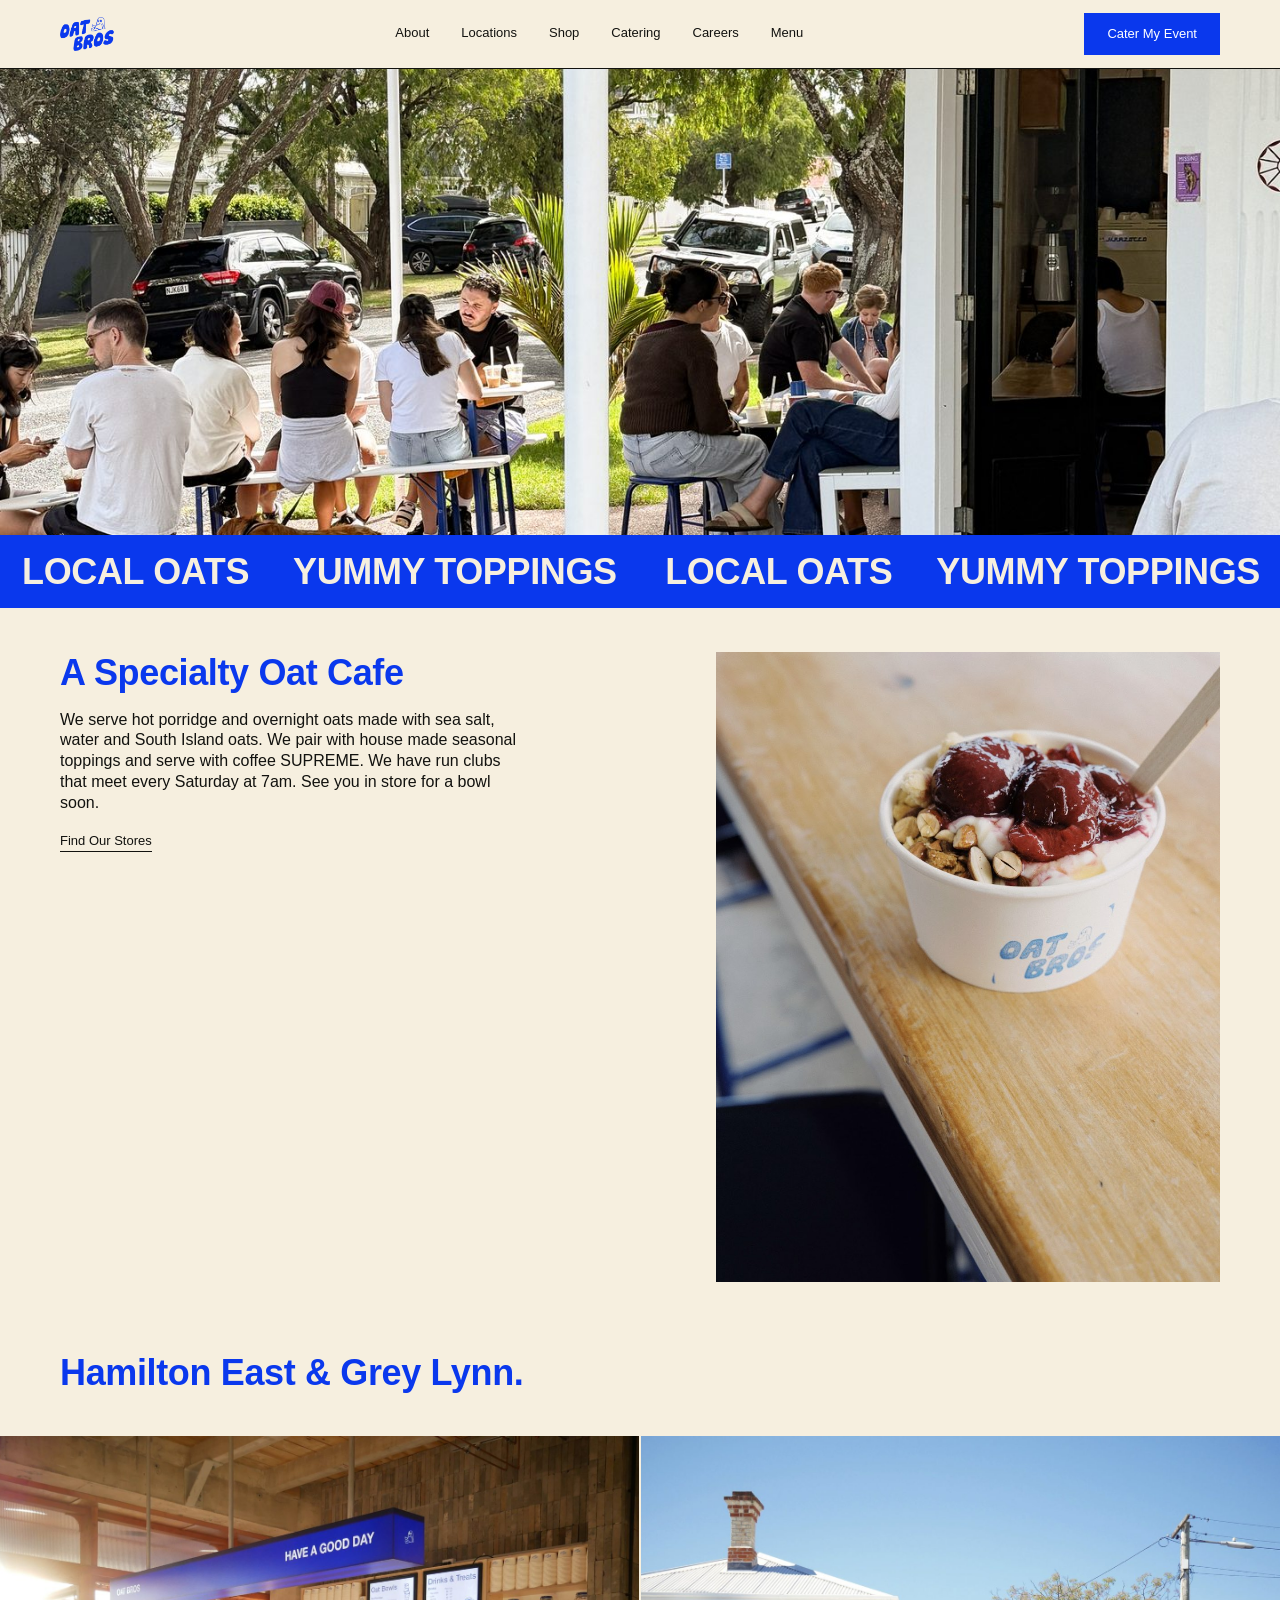
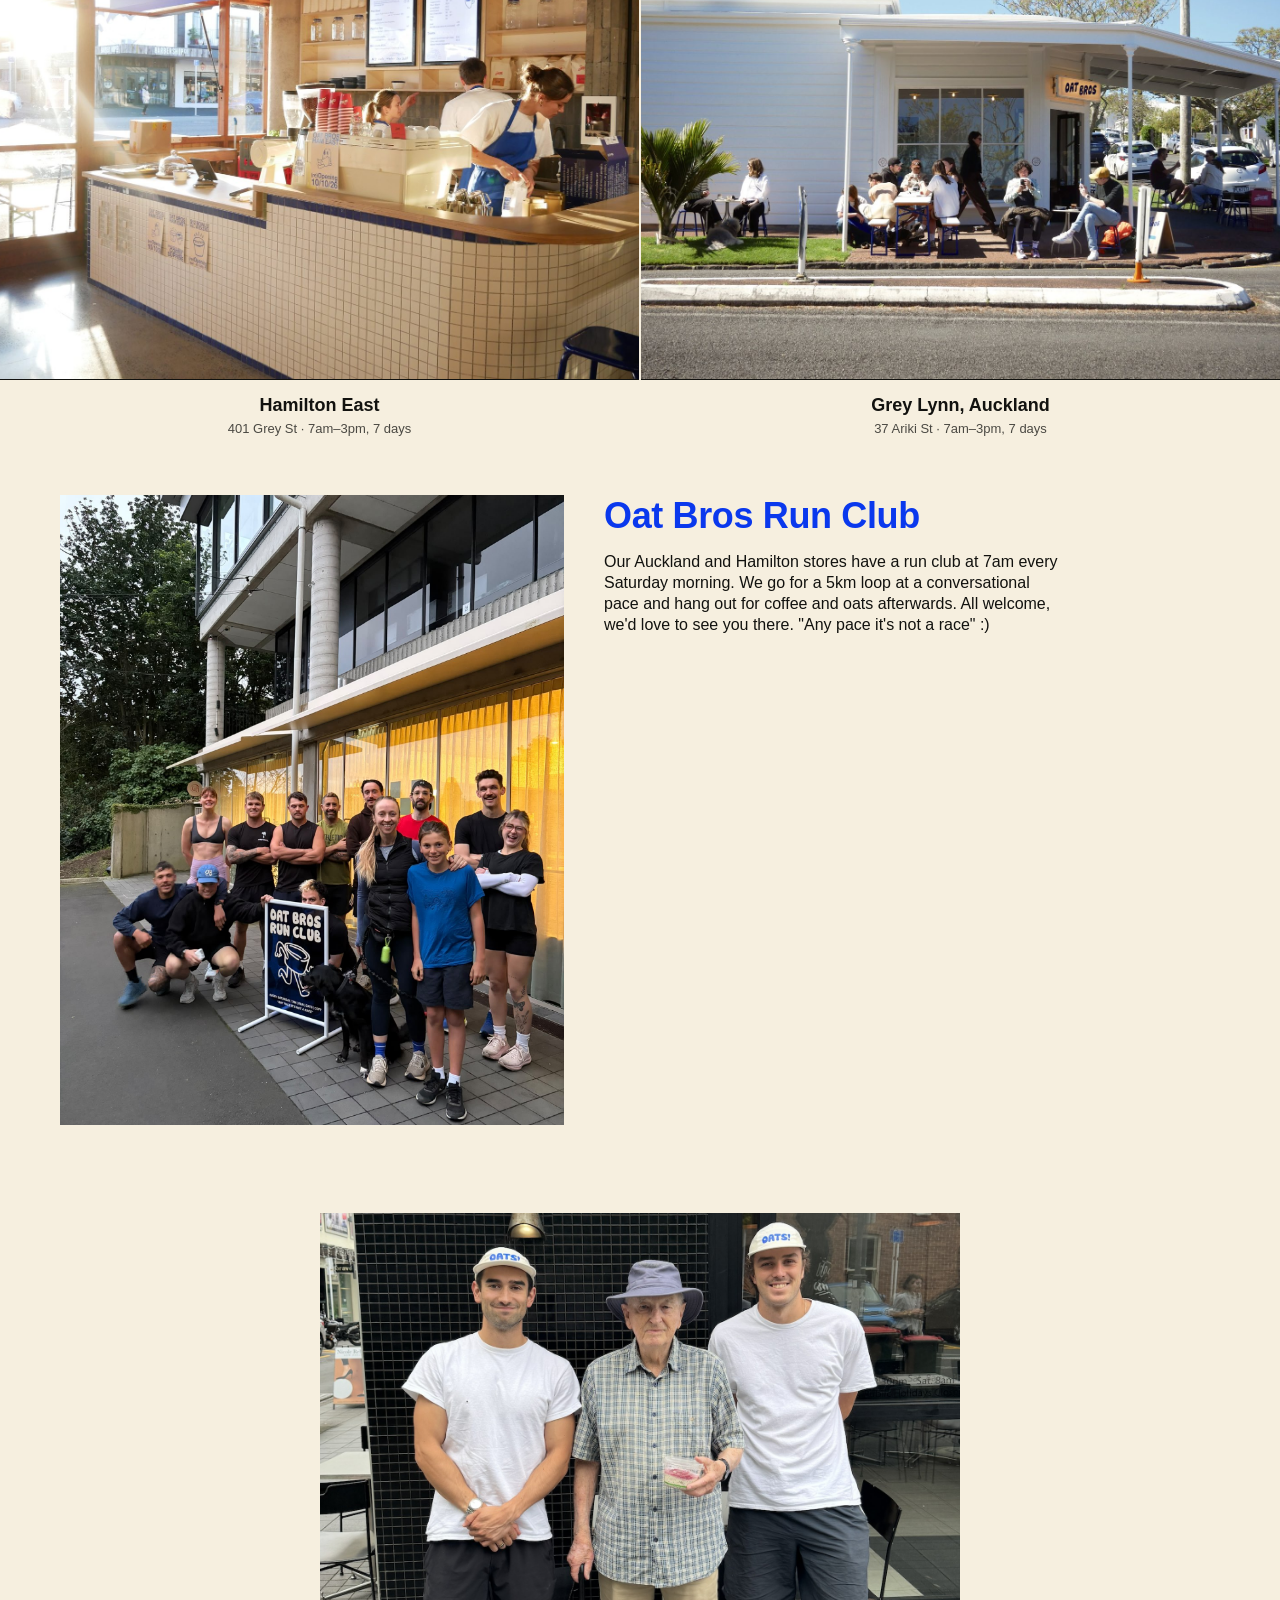
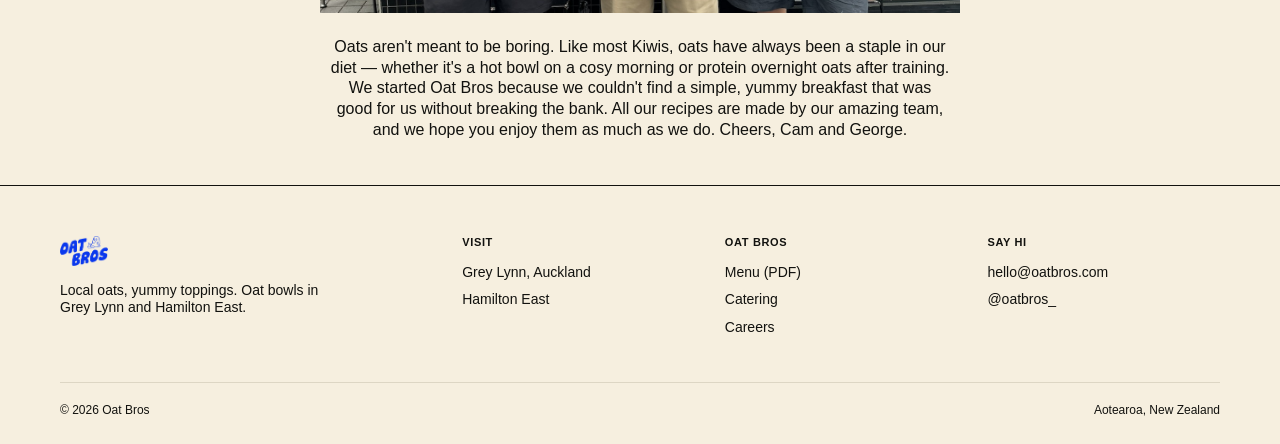
<file: index.html>
<!DOCTYPE html>
<!-- trigger deploy -->
<html lang="en">
<head>
<meta charset="UTF-8">
<meta name="viewport" content="width=device-width, initial-scale=1.0">
<title>Oat Bros — Local Oats. Yummy Toppings.</title>
<link rel="icon" href="/favicon.ico" sizes="any">
<link rel="icon" type="image/png" sizes="96x96" href="/favicon-96.png">
<link rel="apple-touch-icon" href="/apple-touch-icon.png">
<meta name="theme-color" content="#0a38ed">
<meta name="description" content="Hot and cold oat bowls and breakfast catering from Oat Bros — Grey Lynn and Hamilton East.">
<link rel="stylesheet" href="styles.css">
</head>
<body>

<header class="site-header">
  <div class="wrap">
    <a href="#top" class="logo"><img src="/oat-bros-logo.png" alt="Oat Bros"></a>
    <nav class="nav">
      <a href="#about">About</a>
      <a href="#locations">Locations</a>
      <a href="shop.html">Shop</a>
      <a href="catering.html">Catering</a>
      <a href="careers.html">Careers</a>
      <a href="/oat-bros-menu.pdf" target="_blank" rel="noopener">Menu</a>
    </nav>
    <div class="header-cta">
      <a href="catering.html" class="btn btn-solid">Cater My Event</a>
      <button class="nav-toggle" type="button" aria-label="Toggle menu" aria-expanded="false">Menu</button>
    </div>
  </div>
</header>

<div id="top"></div>

<!-- Store photo, full bleed -->
<div class="full-bleed">
  <div class="photo-block hero-photo"><img src="/oat-bros-storefront.jpg" alt="Oat Bros storefront from outside"></div>
</div>

<!-- Scrolling marquee -->
<div class="marquee">
  <div class="marquee-track">
    <span>LOCAL OATS</span><span>YUMMY TOPPINGS</span>
    <span>LOCAL OATS</span><span>YUMMY TOPPINGS</span>
    <span>LOCAL OATS</span><span>YUMMY TOPPINGS</span>
    <span>LOCAL OATS</span><span>YUMMY TOPPINGS</span>
  </div>
</div>

<!-- About, inset image on the right -->
<section id="about">
  <div class="wrap inset-row img-right">
    <div>
      <h2 class="section-title" style="color:var(--blue);">A Specialty Oat Cafe</h2>
      <p>We serve hot porridge and overnight oats made with sea salt, water and South Island oats. We pair with house made seasonal toppings and serve with coffee SUPREME. We have run clubs that meet every Saturday at 7am. See you in store for a bowl soon.</p>
      <a href="#locations" class="link-arrow">Find Our Stores</a>
    </div>
    <div class="inset-photo"><img src="/oat-bros-bowl-2.jpg" alt="Oat Bros bowl, loaded with toppings"></div>
  </div>
</section>

<!-- Locations, two square full-bleed images -->
<section id="locations" class="section-tight">
  <div class="wrap">
    <h2 class="section-title">Hamilton East & Grey Lynn.</h2>
  </div>
</section>

<div class="full-bleed">
  <div class="location-square-grid">
    <a class="location-block" href="https://maps.google.com/?q=401+Grey+St+Hamilton+East" target="_blank" rel="noopener">
      <div class="photo-block"><img src="/oat-bros-hamilton-east.jpg" alt="Oat Bros, Hamilton East"></div>
      <div class="location-caption">
        <h3>Hamilton East</h3>
        <p>401 Grey St · 7am–3pm, 7 days</p>
      </div>
    </a>
    <a class="location-block" href="https://maps.google.com/?q=37+Ariki+St+Grey+Lynn+Auckland" target="_blank" rel="noopener">
      <div class="photo-block"><img src="/oat-bros-grey-lynn-v2.jpg" alt="Oat Bros, Grey Lynn"></div>
      <div class="location-caption">
        <h3>Grey Lynn, Auckland</h3>
        <p>37 Ariki St · 7am–3pm, 7 days</p>
      </div>
    </a>
  </div>
</div>

<!-- Run Club, inset image on the left -->
<section id="run-club">
  <div class="wrap inset-row img-left">
    <div class="inset-photo"><img src="/oat-bros-run-club.jpg" alt="Oat Bros Run Club group photo"></div>
    <div>
      <h2 class="section-title" style="color:var(--blue);">Oat Bros Run Club</h2>
      <p>Our Auckland and Hamilton stores have a run club at 7am every Saturday morning. We go for a 5km loop at a conversational pace and hang out for coffee and oats afterwards. All welcome, we'd love to see you there. "Any pace it's not a race" :)</p>
    </div>
  </div>
</section>

<!-- Second about / story, centered image + paragraph -->
<section id="story" class="story-center">
  <div class="wrap">
    <div class="inset-photo"><img src="/oat-bros-founders.jpg" alt="Oat Bros founders out in Grey Lynn"></div>
    <p>Oats aren't meant to be boring. Like most Kiwis, oats have always been a staple in our diet — whether it's a hot bowl on a cosy morning or protein overnight oats after training. We started Oat Bros because we couldn't find a simple, yummy breakfast that was good for us without breaking the bank. All our recipes are made by our amazing team, and we hope you enjoy them as much as we do. Cheers, Cam and George.</p>
  </div>
</section>

<footer class="site-footer">
  <div class="wrap">
    <div class="footer-grid">
      <div class="footer-col">
        <a href="#top" class="logo"><img src="/oat-bros-logo.png" alt="Oat Bros"></a>
        <p style="margin-top:16px; max-width:260px; color:var(--ink-soft);">Local oats, yummy toppings. Oat bowls in Grey Lynn and Hamilton East.</p>
      </div>
      <div class="footer-col">
        <h5>Visit</h5>
        <a href="#locations">Grey Lynn, Auckland</a>
        <a href="#locations">Hamilton East</a>
      </div>
      <div class="footer-col">
        <h5>Oat Bros</h5>
        <a href="/oat-bros-menu.pdf" target="_blank" rel="noopener">Menu (PDF)</a>
        <a href="catering.html">Catering</a>
        <a href="careers.html">Careers</a>
      </div>
      <div class="footer-col">
        <h5>Say Hi</h5>
        <a href="mailto:hello@oatbros.com">hello@oatbros.com</a>
        <a href="https://instagram.com/oatbros_" target="_blank" rel="noopener">@oatbros_</a>
      </div>
    </div>
    <div class="footer-bottom">
      <span>© 2026 Oat Bros</span>
      <span>Aotearoa, New Zealand</span>
    </div>
  </div>
</footer>

<script>
  var navToggle = document.querySelector('.nav-toggle');
  var siteNav = document.querySelector('.nav');
  if (navToggle && siteNav) {
    navToggle.addEventListener('click', function () {
      var open = siteNav.classList.toggle('nav-open');
      navToggle.setAttribute('aria-expanded', open);
    });
    siteNav.querySelectorAll('a').forEach(function (a) {
      a.addEventListener('click', function () {
        siteNav.classList.remove('nav-open');
        navToggle.setAttribute('aria-expanded', 'false');
      });
    });
  }
</script>

</body>
</html>
</file>
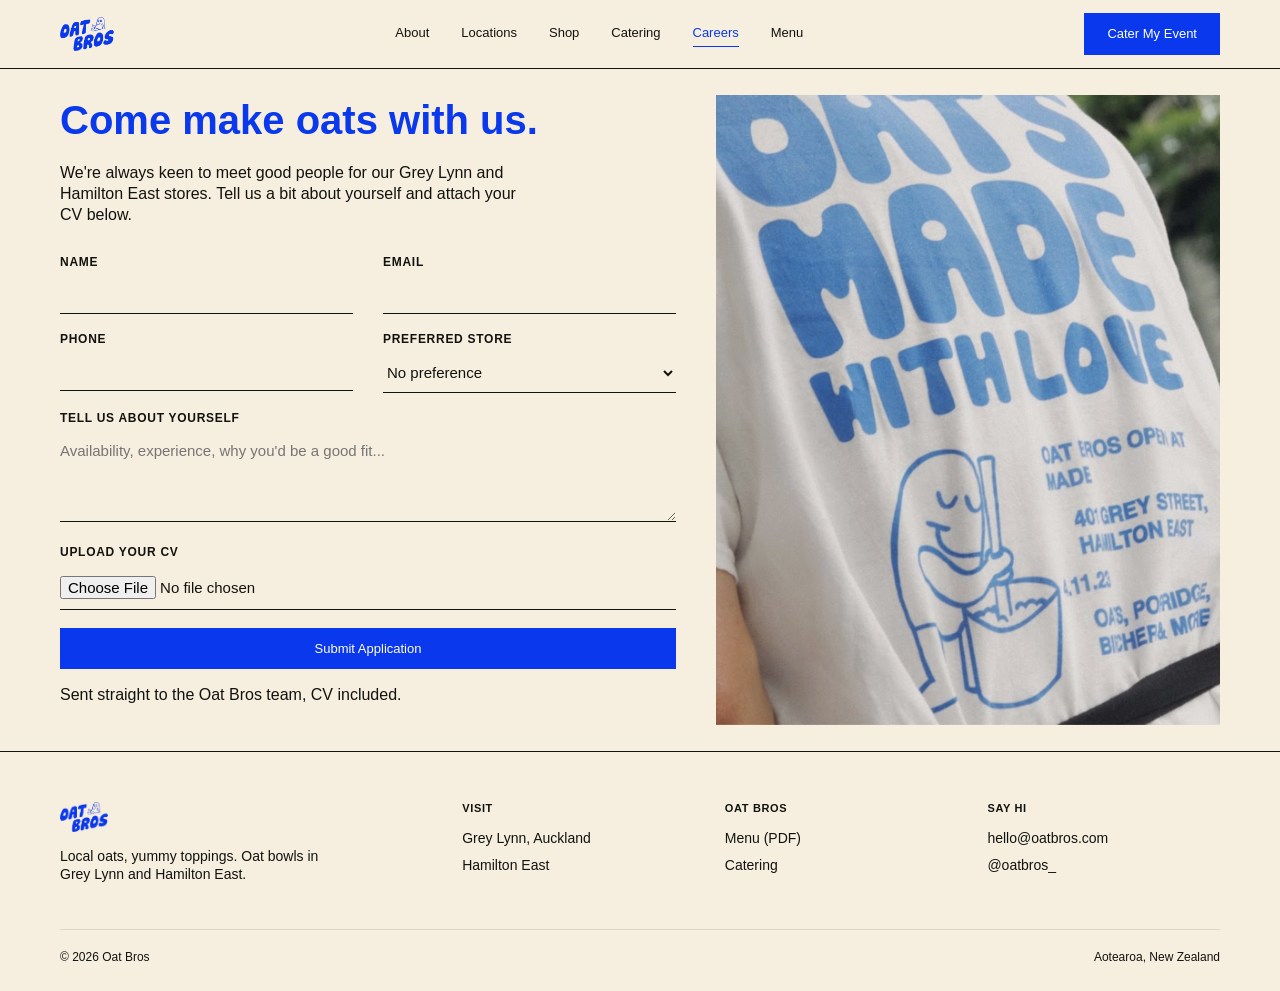
<file: careers.html>
<!DOCTYPE html>
<html lang="en">
<head>
<meta charset="UTF-8">
<meta name="viewport" content="width=device-width, initial-scale=1.0">
<title>Careers — Oat Bros</title>
<link rel="icon" href="/favicon.ico" sizes="any">
<link rel="icon" type="image/png" sizes="96x96" href="/favicon-96.png">
<link rel="apple-touch-icon" href="/apple-touch-icon.png">
<meta name="theme-color" content="#0a38ed">
<meta name="description" content="Join the Oat Bros team in Grey Lynn or Hamilton East.">
<link rel="stylesheet" href="styles.css">
</head>
<body>

<header class="site-header">
  <div class="wrap">
    <a href="index.html" class="logo"><img src="/oat-bros-logo.png" alt="Oat Bros"></a>
    <nav class="nav">
      <a href="index.html#about">About</a>
      <a href="index.html#locations">Locations</a>
      <a href="shop.html">Shop</a>
      <a href="catering.html">Catering</a>
      <a href="careers.html" class="current">Careers</a>
      <a href="/oat-bros-menu.pdf" target="_blank" rel="noopener">Menu</a>
    </nav>
    <div class="header-cta">
      <a href="catering.html" class="btn btn-solid">Cater My Event</a>
      <button class="nav-toggle" type="button" aria-label="Toggle menu" aria-expanded="false">Menu</button>
    </div>
  </div>
</header>

<section class="section-tight">
  <div class="wrap inset-row img-right">
    <div>
      <h1 style="font-size:clamp(28px,3.6vw,40px); color:var(--blue); margin:0 0 18px;">Come make oats with us.</h1>
      <p style="color:var(--ink-soft); font-size:16px; line-height:1.3; max-width:460px; margin:0 0 30px;">We're always keen to meet good people for our Grey Lynn and Hamilton East stores. Tell us a bit about yourself and attach your CV below.</p>

    <form id="careersForm" style="max-width:680px;" action="https://api.web3forms.com/submit" method="POST" enctype="multipart/form-data">
      <input type="hidden" name="access_key" value="4616c193-f815-4831-a058-849a3627480d">
      <input type="hidden" name="subject" value="New job application — Oat Bros website">
      <input type="hidden" name="from_name" value="Oat Bros Website">
      <input type="checkbox" name="botcheck" style="display:none;" tabindex="-1" autocomplete="off">
      <div class="grid-2">
        <div class="form-field">
          <label for="name">Name</label>
          <input type="text" id="name" name="name" required>
        </div>
        <div class="form-field">
          <label for="email">Email</label>
          <input type="email" id="email" name="email" required>
        </div>
      </div>
      <div class="grid-2">
        <div class="form-field">
          <label for="phone">Phone</label>
          <input type="tel" id="phone" name="phone">
        </div>
        <div class="form-field">
          <label for="location">Preferred Store</label>
          <select id="location" name="location">
            <option>No preference</option>
            <option>Grey Lynn, Auckland</option>
            <option>Hamilton East</option>
          </select>
        </div>
      </div>
      <div class="form-field">
        <label for="message">Tell us about yourself</label>
        <textarea id="message" name="message" placeholder="Availability, experience, why you'd be a good fit..."></textarea>
      </div>
      <div class="form-field">
        <label for="cv">Upload your CV</label>
        <input type="file" id="cv" name="attachment" accept=".pdf,.doc,.docx" style="border-bottom:1px solid var(--ink); padding-bottom:10px;">
      </div>
      <button type="submit" class="btn btn-solid" style="width:100%; justify-content:center;">Submit Application</button>
      <p class="form-note" id="careersFormNote">Sent straight to the Oat Bros team, CV included.</p>
    </form>
    </div>
    <div class="inset-photo"><img src="/oat-bros-tee.jpg" alt="Oat Bros &quot;Oats Made With Love&quot; tee"></div>
  </div>
</section>

<footer class="site-footer">
  <div class="wrap">
    <div class="footer-grid">
      <div class="footer-col">
        <a href="index.html" class="logo"><img src="/oat-bros-logo.png" alt="Oat Bros"></a>
        <p style="margin-top:16px; max-width:260px; color:var(--ink-soft);">Local oats, yummy toppings. Oat bowls in Grey Lynn and Hamilton East.</p>
      </div>
      <div class="footer-col">
        <h5>Visit</h5>
        <a href="index.html#locations">Grey Lynn, Auckland</a>
        <a href="index.html#locations">Hamilton East</a>
      </div>
      <div class="footer-col">
        <h5>Oat Bros</h5>
        <a href="/oat-bros-menu.pdf" target="_blank" rel="noopener">Menu (PDF)</a>
        <a href="catering.html">Catering</a>
      </div>
      <div class="footer-col">
        <h5>Say Hi</h5>
        <a href="mailto:hello@oatbros.com">hello@oatbros.com</a>
        <a href="https://instagram.com/oatbros_" target="_blank" rel="noopener">@oatbros_</a>
      </div>
    </div>
    <div class="footer-bottom">
      <span>© 2026 Oat Bros</span>
      <span>Aotearoa, New Zealand</span>
    </div>
  </div>
</footer>

<script>
  var navToggle = document.querySelector('.nav-toggle');
  var siteNav = document.querySelector('.nav');
  if (navToggle && siteNav) {
    navToggle.addEventListener('click', function () {
      var open = siteNav.classList.toggle('nav-open');
      navToggle.setAttribute('aria-expanded', open);
    });
    siteNav.querySelectorAll('a').forEach(function (a) {
      a.addEventListener('click', function () {
        siteNav.classList.remove('nav-open');
        navToggle.setAttribute('aria-expanded', 'false');
      });
    });
  }

  var careersForm = document.getElementById('careersForm');
  var careersNote = document.getElementById('careersFormNote');
  if (careersForm) {
    careersForm.addEventListener('submit', function (e) {
      e.preventDefault();
      var btn = careersForm.querySelector('button[type="submit"]');
      var originalLabel = btn.textContent;
      btn.disabled = true;
      btn.textContent = 'Sending...';
      fetch(careersForm.action, {
        method: 'POST',
        body: new FormData(careersForm),
        headers: { 'Accept': 'application/json' }
      })
        .then(function (res) { return res.json(); })
        .then(function (data) {
          if (data.success) {
            careersForm.reset();
            btn.textContent = 'Sent!';
            careersNote.textContent = "Thanks — we've got your application and will be in touch.";
          } else {
            btn.disabled = false;
            btn.textContent = originalLabel;
            careersNote.textContent = 'Something went wrong sending that — mind trying again?';
          }
        })
        .catch(function () {
          btn.disabled = false;
          btn.textContent = originalLabel;
          careersNote.textContent = 'Something went wrong sending that — mind trying again?';
        });
    });
  }
</script>

</body>
</html>
</file>
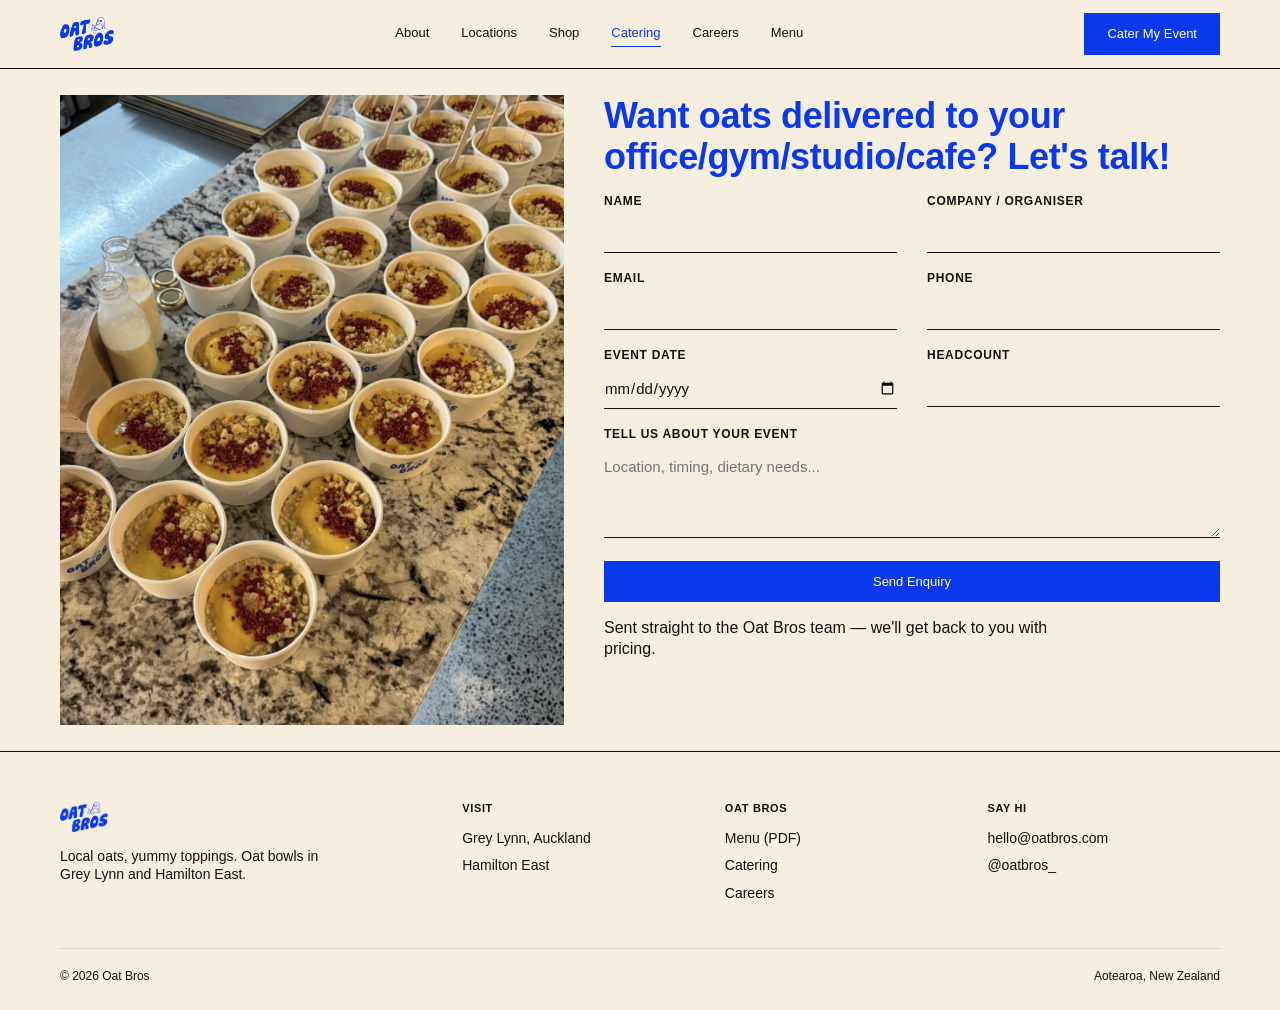
<file: catering.html>
<!DOCTYPE html>
<html lang="en">
<head>
<meta charset="UTF-8">
<meta name="viewport" content="width=device-width, initial-scale=1.0">
<title>Catering — Oat Bros</title>
<link rel="icon" href="/favicon.ico" sizes="any">
<link rel="icon" type="image/png" sizes="96x96" href="/favicon-96.png">
<link rel="apple-touch-icon" href="/apple-touch-icon.png">
<meta name="theme-color" content="#0a38ed">
<meta name="description" content="Breakfast catering from Oat Bros — hot oat bowls for offices, gyms, studios, and cafes.">
<link rel="stylesheet" href="styles.css">
</head>
<body>

<header class="site-header">
  <div class="wrap">
    <a href="index.html" class="logo"><img src="/oat-bros-logo.png" alt="Oat Bros"></a>
    <nav class="nav">
      <a href="index.html#about">About</a>
      <a href="index.html#locations">Locations</a>
      <a href="shop.html">Shop</a>
      <a href="catering.html" class="current">Catering</a>
      <a href="careers.html">Careers</a>
      <a href="/oat-bros-menu.pdf" target="_blank" rel="noopener">Menu</a>
    </nav>
    <div class="header-cta">
      <a href="catering.html" class="btn btn-solid">Cater My Event</a>
      <button class="nav-toggle" type="button" aria-label="Toggle menu" aria-expanded="false">Menu</button>
    </div>
  </div>
</header>

<section class="section-tight">
  <div class="wrap">
    <div class="inset-row img-left">
      <div class="inset-photo"><img src="/oat-bros-catering-bowls.jpg" alt="Rows of Oat Bros catering bowls, ready to serve"></div>
      <div>
        <h2 class="section-title">Want oats delivered to your office/gym/studio/cafe? Let's talk!</h2>

        <form id="cateringForm" action="https://api.web3forms.com/submit" method="POST">
          <input type="hidden" name="access_key" value="4616c193-f815-4831-a058-849a3627480d">
          <input type="hidden" name="subject" value="New catering enquiry — Oat Bros website">
          <input type="hidden" name="from_name" value="Oat Bros Website">
          <input type="checkbox" name="botcheck" style="display:none;" tabindex="-1" autocomplete="off">
          <div class="grid-2">
            <div class="form-field">
              <label for="name">Name</label>
              <input type="text" id="name" name="name" required>
            </div>
            <div class="form-field">
              <label for="company">Company / Organiser</label>
              <input type="text" id="company" name="company">
            </div>
          </div>
          <div class="grid-2">
            <div class="form-field">
              <label for="email">Email</label>
              <input type="email" id="email" name="email" required>
            </div>
            <div class="form-field">
              <label for="phone">Phone</label>
              <input type="tel" id="phone" name="phone">
            </div>
          </div>
          <div class="grid-2">
            <div class="form-field">
              <label for="date">Event Date</label>
              <input type="date" id="date" name="date">
            </div>
            <div class="form-field">
              <label for="headcount">Headcount</label>
              <input type="number" id="headcount" name="headcount" min="1">
            </div>
          </div>
          <div class="form-field">
            <label for="details">Tell us about your event</label>
            <textarea id="details" name="details" placeholder="Location, timing, dietary needs..."></textarea>
          </div>
          <button type="submit" class="btn btn-solid" style="width:100%; justify-content:center;">Send Enquiry</button>
          <p class="form-note" id="cateringFormNote">Sent straight to the Oat Bros team — we'll get back to you with pricing.</p>
        </form>
      </div>
    </div>
  </div>
</section>

<footer class="site-footer">
  <div class="wrap">
    <div class="footer-grid">
      <div class="footer-col">
        <a href="index.html" class="logo"><img src="/oat-bros-logo.png" alt="Oat Bros"></a>
        <p style="margin-top:16px; max-width:260px; color:var(--ink-soft);">Local oats, yummy toppings. Oat bowls in Grey Lynn and Hamilton East.</p>
      </div>
      <div class="footer-col">
        <h5>Visit</h5>
        <a href="index.html#locations">Grey Lynn, Auckland</a>
        <a href="index.html#locations">Hamilton East</a>
      </div>
      <div class="footer-col">
        <h5>Oat Bros</h5>
        <a href="/oat-bros-menu.pdf" target="_blank" rel="noopener">Menu (PDF)</a>
        <a href="catering.html">Catering</a>
        <a href="careers.html">Careers</a>
      </div>
      <div class="footer-col">
        <h5>Say Hi</h5>
        <a href="mailto:hello@oatbros.com">hello@oatbros.com</a>
        <a href="https://instagram.com/oatbros_" target="_blank" rel="noopener">@oatbros_</a>
      </div>
    </div>
    <div class="footer-bottom">
      <span>© 2026 Oat Bros</span>
      <span>Aotearoa, New Zealand</span>
    </div>
  </div>
</footer>

<script>
  var navToggle = document.querySelector('.nav-toggle');
  var siteNav = document.querySelector('.nav');
  if (navToggle && siteNav) {
    navToggle.addEventListener('click', function () {
      var open = siteNav.classList.toggle('nav-open');
      navToggle.setAttribute('aria-expanded', open);
    });
    siteNav.querySelectorAll('a').forEach(function (a) {
      a.addEventListener('click', function () {
        siteNav.classList.remove('nav-open');
        navToggle.setAttribute('aria-expanded', 'false');
      });
    });
  }

  var cateringForm = document.getElementById('cateringForm');
  var cateringNote = document.getElementById('cateringFormNote');
  if (cateringForm) {
    cateringForm.addEventListener('submit', function (e) {
      e.preventDefault();
      var btn = cateringForm.querySelector('button[type="submit"]');
      var originalLabel = btn.textContent;
      btn.disabled = true;
      btn.textContent = 'Sending...';
      fetch(cateringForm.action, {
        method: 'POST',
        body: new FormData(cateringForm),
        headers: { 'Accept': 'application/json' }
      })
        .then(function (res) { return res.json(); })
        .then(function (data) {
          if (data.success) {
            cateringForm.reset();
            btn.textContent = 'Sent!';
            cateringNote.textContent = "Thanks — we've got your enquiry and will be in touch shortly.";
          } else {
            btn.disabled = false;
            btn.textContent = originalLabel;
            cateringNote.textContent = 'Something went wrong sending that — mind trying again?';
          }
        })
        .catch(function () {
          btn.disabled = false;
          btn.textContent = originalLabel;
          cateringNote.textContent = 'Something went wrong sending that — mind trying again?';
        });
    });
  }
</script>

</body>
</html>
</file>
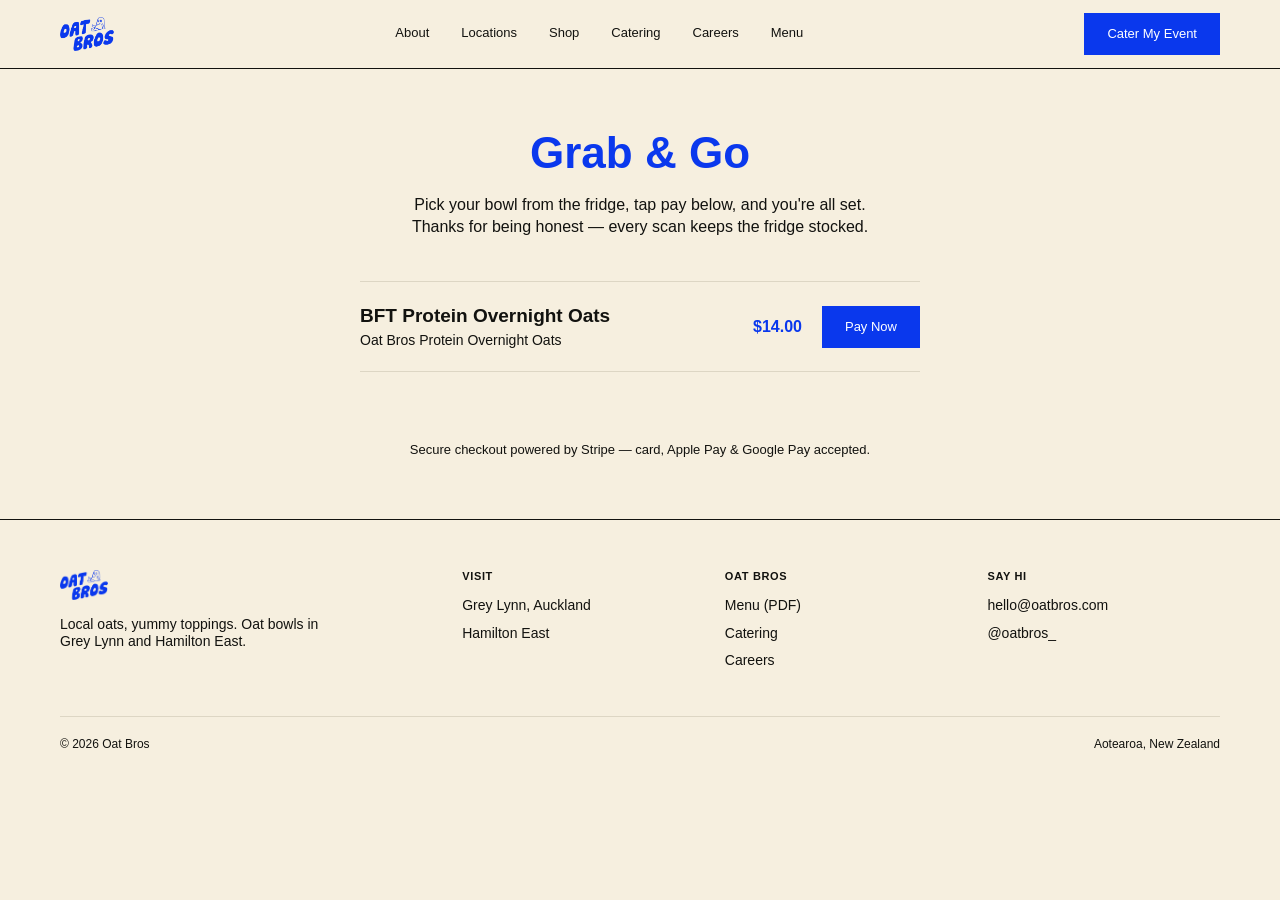
<file: grab-and-go.html>
<!DOCTYPE html>
<html lang="en">
<head>
<meta charset="UTF-8">
<meta name="viewport" content="width=device-width, initial-scale=1.0">
<title>Grab & Go — Oat Bros</title>
<link rel="icon" href="/favicon.ico" sizes="any">
<link rel="icon" type="image/png" sizes="96x96" href="/favicon-96.png">
<link rel="apple-touch-icon" href="/apple-touch-icon.png">
<meta name="theme-color" content="#0a38ed">
<meta name="description" content="Oat Bros grab-and-go fridge — scan, pick your bowl, and pay in seconds.">
<link rel="stylesheet" href="styles.css">
<style>
  .grab-hero { text-align: center; padding-top: 56px; padding-bottom: 8px; }
  .grab-hero h1 { color: var(--blue); font-size: clamp(28px, 4vw, 44px); margin: 0 0 14px; }
  .grab-hero p { color: var(--ink-soft); max-width: 480px; margin: 0 auto; font-size: 16px; line-height: 1.35; }
  .grab-list { max-width: 640px; margin: 0 auto; padding-top: 36px; padding-bottom: 70px; }
  .grab-item {
    display: flex;
    align-items: center;
    justify-content: space-between;
    gap: 20px;
    padding: 22px 0;
    border-bottom: 1px solid var(--line);
  }
  .grab-item:first-of-type { border-top: 1px solid var(--line); }
  .grab-item h3 { font-size: 19px; font-weight: 700; margin: 0 0 4px; }
  .grab-item p { margin: 0; color: var(--ink-soft); font-size: 14px; }
  .grab-price { font-weight: 700; font-size: 16px; color: var(--blue); white-space: nowrap; margin-right: 4px; }
  .grab-pay-btn {
    display: inline-flex;
    align-items: center;
    gap: 8px;
    font-weight: 500;
    font-size: 13px;
    padding: 12px 22px;
    border: 1px solid var(--blue);
    background: var(--blue);
    color: var(--paper);
    white-space: nowrap;
  }
  .grab-pay-btn:hover { background: var(--blue-dark); border-color: var(--blue-dark); }
  .grab-note {
    max-width: 640px;
    margin: 0 auto;
    padding: 0 40px 60px;
    text-align: center;
    color: var(--ink-soft);
    font-size: 13px;
  }
  @media (max-width: 560px) {
    .grab-item { flex-wrap: wrap; }
  }
  @media (max-width: 900px) {
    .grab-note { padding-left: 20px; padding-right: 20px; }
  }
</style>
</head>
<body>

<header class="site-header">
  <div class="wrap">
    <a href="index.html" class="logo"><img src="/oat-bros-logo.png" alt="Oat Bros"></a>
    <nav class="nav">
      <a href="index.html#about">About</a>
      <a href="index.html#locations">Locations</a>
      <a href="shop.html">Shop</a>
      <a href="catering.html">Catering</a>
      <a href="careers.html">Careers</a>
      <a href="/oat-bros-menu.pdf" target="_blank" rel="noopener">Menu</a>
    </nav>
    <div class="header-cta">
      <a href="catering.html" class="btn btn-solid">Cater My Event</a>
      <button class="nav-toggle" type="button" aria-label="Toggle menu" aria-expanded="false">Menu</button>
    </div>
  </div>
</header>

<section class="grab-hero wrap">
  <h1>Grab & Go</h1>
  <p>Pick your bowl from the fridge, tap pay below, and you're all set. Thanks for being honest — every scan keeps the fridge stocked.</p>
</section>

<div class="wrap grab-list">
  <div class="grab-item">
    <div>
      <h3>BFT Protein Overnight Oats</h3>
      <p>Oat Bros Protein Overnight Oats</p>
    </div>
    <div style="display:flex; align-items:center; gap:16px;">
      <span class="grab-price">$14.00</span>
      <a class="grab-pay-btn" href="https://buy.stripe.com/7sY00i4fQgVCbtSeJb3Ru05">Pay Now</a>
    </div>
  </div>
</div>

<p class="grab-note">Secure checkout powered by Stripe — card, Apple Pay & Google Pay accepted.</p>

<footer class="site-footer">
  <div class="wrap">
    <div class="footer-grid">
      <div class="footer-col">
        <a href="index.html" class="logo"><img src="/oat-bros-logo.png" alt="Oat Bros"></a>
        <p style="margin-top:16px; max-width:260px; color:var(--ink-soft);">Local oats, yummy toppings. Oat bowls in Grey Lynn and Hamilton East.</p>
      </div>
      <div class="footer-col">
        <h5>Visit</h5>
        <a href="index.html#locations">Grey Lynn, Auckland</a>
        <a href="index.html#locations">Hamilton East</a>
      </div>
      <div class="footer-col">
        <h5>Oat Bros</h5>
        <a href="/oat-bros-menu.pdf" target="_blank" rel="noopener">Menu (PDF)</a>
        <a href="catering.html">Catering</a>
        <a href="careers.html">Careers</a>
      </div>
      <div class="footer-col">
        <h5>Say Hi</h5>
        <a href="mailto:hello@oatbros.com">hello@oatbros.com</a>
        <a href="https://instagram.com/oatbros_" target="_blank" rel="noopener">@oatbros_</a>
      </div>
    </div>
    <div class="footer-bottom">
      <span>© 2026 Oat Bros</span>
      <span>Aotearoa, New Zealand</span>
    </div>
  </div>
</footer>

<script>
  var navToggle = document.querySelector('.nav-toggle');
  var siteNav = document.querySelector('.nav');
  if (navToggle && siteNav) {
    navToggle.addEventListener('click', function () {
      var open = siteNav.classList.toggle('nav-open');
      navToggle.setAttribute('aria-expanded', open);
    });
    siteNav.querySelectorAll('a').forEach(function (a) {
      a.addEventListener('click', function () {
        siteNav.classList.remove('nav-open');
        navToggle.setAttribute('aria-expanded', 'false');
      });
    });
  }
</script>

</body>
</html>
</file>
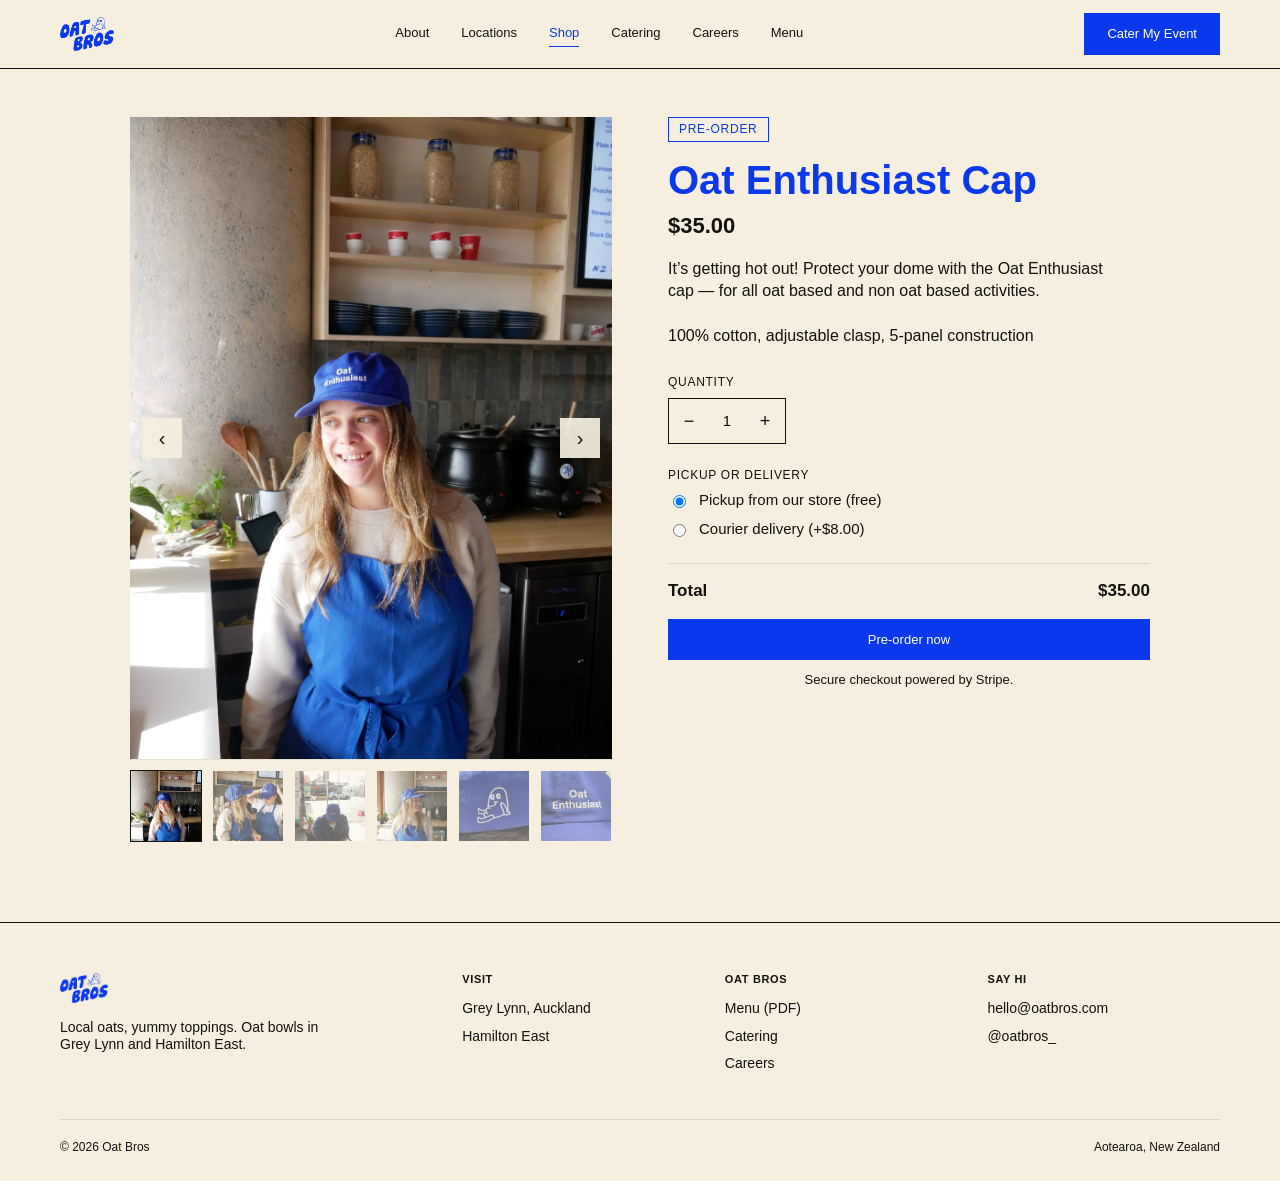
<file: shop.html>
<!DOCTYPE html>
<html lang="en">
<head>
<meta charset="UTF-8">
<meta name="viewport" content="width=device-width, initial-scale=1.0">
<title>Oat Enthusiast Cap — Oat Bros</title>
<link rel="icon" href="/favicon.ico" sizes="any">
<link rel="icon" type="image/png" sizes="96x96" href="/favicon-96.png">
<link rel="apple-touch-icon" href="/apple-touch-icon.png">
<meta name="theme-color" content="#0a38ed">
<meta name="description" content="The Oat Enthusiast cap. Pre-order now for pickup or delivery.">
<link rel="stylesheet" href="styles.css">
<style>
  .pdp { display: grid; grid-template-columns: 1fr 1fr; gap: 56px; align-items: start; max-width: 1100px; margin: 0 auto; padding-top: 48px; padding-bottom: 80px; }
  .gallery-main { position: relative; overflow: hidden; background: #e9e1cf; aspect-ratio: 3 / 4; }
  .gallery-track { display: flex; height: 100%; transition: transform 0.35s ease; }
  .gallery-track img { width: 100%; height: 100%; flex: 0 0 100%; object-fit: contain; display: block; }
  .g-btn { position: absolute; top: 50%; transform: translateY(-50%); width: 40px; height: 40px; border: 0; background: rgba(246, 239, 223, 0.92); color: var(--ink); font-size: 20px; cursor: pointer; display: none; }
  .g-btn:hover { background: var(--paper); }
  .g-prev { left: 12px; }
  .g-next { right: 12px; }
  .gallery.multi .g-btn { display: block; }
  .thumbs { display: none; flex-wrap: wrap; gap: 10px; margin-top: 10px; }
  .gallery.multi .thumbs { display: flex; }
  .thumbs button { width: 72px; height: 72px; padding: 0; border: 1px solid transparent; background: none; cursor: pointer; opacity: 0.6; }
  .thumbs button.on { border-color: var(--ink); opacity: 1; }
  .thumbs img { width: 100%; height: 100%; object-fit: cover; display: block; }
  .pdp-info h1 { color: var(--blue); font-size: clamp(28px, 3.4vw, 40px); margin: 0 0 10px; line-height: 1.1; }
  .pdp-price { font-size: 22px; font-weight: 700; margin: 0 0 18px; }
  .pdp-badge { display: inline-block; font-size: 12px; font-weight: 500; letter-spacing: 0.06em; text-transform: uppercase; border: 1px solid var(--blue); color: var(--blue); padding: 4px 10px; margin-bottom: 16px; }
  .pdp-desc { color: var(--ink-soft); font-size: 16px; line-height: 1.4; margin: 0 0 28px; max-width: 460px; }
  .pdp-label { font-size: 12px; font-weight: 500; letter-spacing: 0.06em; text-transform: uppercase; margin: 0 0 8px; }
  .qty { display: inline-flex; align-items: center; border: 1px solid var(--ink); margin-bottom: 24px; }
  .qty button { width: 40px; height: 44px; background: none; border: 0; font-size: 18px; cursor: pointer; color: var(--ink); }
  .qty span { min-width: 36px; text-align: center; font-size: 15px; }
  .fulfil { display: flex; flex-direction: column; gap: 10px; margin: 0 0 24px; font-size: 15px; }
  .fulfil label { display: flex; align-items: center; gap: 10px; cursor: pointer; }
  .pdp-total { display: flex; justify-content: space-between; padding-top: 16px; margin-bottom: 18px; border-top: 1px solid var(--line); font-weight: 700; font-size: 17px; }
  .pdp-note { font-size: 13px; color: var(--ink-soft); margin: 12px 0 0; text-align: center; }
  .shop-success { text-align: center; padding: 14px; margin: 24px auto 0; max-width: 1100px; border: 1px solid var(--blue); color: var(--blue); font-weight: 500; }
  @media (max-width: 800px) {
    .pdp { grid-template-columns: 1fr; gap: 28px; padding-top: 24px; }
  }
</style>
</head>
<body>

<header class="site-header">
  <div class="wrap">
    <a href="index.html" class="logo"><img src="/oat-bros-logo.png" alt="Oat Bros"></a>
    <nav class="nav">
      <a href="index.html#about">About</a>
      <a href="index.html#locations">Locations</a>
      <a href="shop.html" class="current">Shop</a>
      <a href="catering.html">Catering</a>
      <a href="careers.html">Careers</a>
      <a href="/oat-bros-menu.pdf" target="_blank" rel="noopener">Menu</a>
    </nav>
    <div class="header-cta">
      <a href="catering.html" class="btn btn-solid">Cater My Event</a>
      <button class="nav-toggle" type="button" aria-label="Toggle menu" aria-expanded="false">Menu</button>
    </div>
  </div>
</header>

<div class="wrap" id="successWrap" style="display:none;">
  <div class="shop-success">Thanks! Your pre-order is in. A receipt is on its way to your email.</div>
</div>

<div class="wrap pdp">
  <div class="gallery" id="gallery">
    <div class="gallery-main" id="galleryMain">
      <div class="gallery-track" id="galleryTrack"></div>
      <button type="button" class="g-btn g-prev" id="gPrev" aria-label="Previous image">&#8249;</button>
      <button type="button" class="g-btn g-next" id="gNext" aria-label="Next image">&#8250;</button>
    </div>
    <div class="thumbs" id="thumbs"></div>
  </div>

  <div class="pdp-info">
    <span class="pdp-badge">Pre-order</span>
    <h1>Oat Enthusiast Cap</h1>
    <p class="pdp-price">$35.00</p>
    <p class="pdp-desc">It’s getting hot out! Protect your dome with the Oat Enthusiast cap — for all oat based and non oat based activities.<br><br>100% cotton, adjustable clasp, 5-panel construction</p>

    <p class="pdp-label">Quantity</p>
    <div class="qty">
      <button type="button" id="qMinus" aria-label="Remove one">&minus;</button>
      <span id="qVal">1</span>
      <button type="button" id="qPlus" aria-label="Add one">+</button>
    </div>

    <p class="pdp-label">Pickup or delivery</p>
    <div class="fulfil">
      <label><input type="radio" name="fulfil" value="pickup" checked> Pickup from our store (free)</label>
      <label><input type="radio" name="fulfil" value="delivery"> Courier delivery (+$8.00)</label>
    </div>

    <div class="pdp-total"><span>Total</span><span id="total"></span></div>
    <button type="button" id="checkoutBtn" class="btn btn-solid" style="width:100%; justify-content:center;">Pre-order now</button>
    <p class="pdp-note" id="shopMsg">Secure checkout powered by Stripe.</p>
  </div>
</div>

<footer class="site-footer">
  <div class="wrap">
    <div class="footer-grid">
      <div class="footer-col">
        <a href="index.html" class="logo"><img src="/oat-bros-logo.png" alt="Oat Bros"></a>
        <p style="margin-top:16px; max-width:260px; color:var(--ink-soft);">Local oats, yummy toppings. Oat bowls in Grey Lynn and Hamilton East.</p>
      </div>
      <div class="footer-col">
        <h5>Visit</h5>
        <a href="index.html#locations">Grey Lynn, Auckland</a>
        <a href="index.html#locations">Hamilton East</a>
      </div>
      <div class="footer-col">
        <h5>Oat Bros</h5>
        <a href="/oat-bros-menu.pdf" target="_blank" rel="noopener">Menu (PDF)</a>
        <a href="catering.html">Catering</a>
        <a href="careers.html">Careers</a>
      </div>
      <div class="footer-col">
        <h5>Say Hi</h5>
        <a href="mailto:hello@oatbros.com">hello@oatbros.com</a>
        <a href="https://instagram.com/oatbros_" target="_blank" rel="noopener">@oatbros_</a>
      </div>
    </div>
    <div class="footer-bottom">
      <span>© 2026 Oat Bros</span>
      <span>Aotearoa, New Zealand</span>
    </div>
  </div>
</footer>

<script>
  var navToggle = document.querySelector('.nav-toggle');
  var siteNav = document.querySelector('.nav');
  if (navToggle && siteNav) {
    navToggle.addEventListener('click', function () {
      var open = siteNav.classList.toggle('nav-open');
      navToggle.setAttribute('aria-expanded', open);
    });
  }

  // To add carousel images: upload them to the repo, then add their paths here.
  var IMAGES = ['/oat-hat.jpg?v=2', '/oat-hat-2.jpg', '/oat-hat-3.jpg', '/oat-hat-4.jpg', '/oat-hat-5.jpg', '/oat-hat-6.jpg'];
  var PRICE = 3500, DELIVERY = 800, PRODUCT_ID = 'oat-hat';
  var qty = 1, idx = 0;

  function money(c) { return '$' + (c / 100).toFixed(2); }

  // Gallery
  var track = document.getElementById('galleryTrack');
  var thumbs = document.getElementById('thumbs');
  IMAGES.forEach(function (src, i) {
    var im = document.createElement('img');
    im.src = src; im.alt = 'Oat Enthusiast Cap photo ' + (i + 1);
    track.appendChild(im);
    var b = document.createElement('button');
    b.type = 'button'; b.setAttribute('aria-label', 'Show image ' + (i + 1));
    b.innerHTML = '<img src="' + src + '" alt="">';
    b.addEventListener('click', function () { show(i); });
    thumbs.appendChild(b);
  });
  if (IMAGES.length > 1) document.getElementById('gallery').classList.add('multi');

  function show(i) {
    idx = (i + IMAGES.length) % IMAGES.length;
    track.style.transform = 'translateX(-' + (idx * 100) + '%)';
    Array.prototype.forEach.call(thumbs.children, function (t, k) {
      t.classList.toggle('on', k === idx);
    });
  }
  document.getElementById('gPrev').addEventListener('click', function () { show(idx - 1); });
  document.getElementById('gNext').addEventListener('click', function () { show(idx + 1); });

  var startX = null;
  var gm = document.getElementById('galleryMain');
  gm.addEventListener('touchstart', function (e) { startX = e.touches[0].clientX; }, { passive: true });
  gm.addEventListener('touchend', function (e) {
    if (startX === null || IMAGES.length < 2) return;
    var dx = e.changedTouches[0].clientX - startX;
    if (Math.abs(dx) > 40) show(idx + (dx < 0 ? 1 : -1));
    startX = null;
  });
  show(0);

  // Quantity + total
  function fulfilment() { return document.querySelector('input[name="fulfil"]:checked').value; }
  function update() {
    document.getElementById('qVal').textContent = qty;
    document.getElementById('total').textContent = money(qty * PRICE + (fulfilment() === 'delivery' ? DELIVERY : 0));
  }
  document.getElementById('qMinus').addEventListener('click', function () { qty = Math.max(1, qty - 1); update(); });
  document.getElementById('qPlus').addEventListener('click', function () { qty = Math.min(20, qty + 1); update(); });
  document.querySelectorAll('input[name="fulfil"]').forEach(function (r) { r.addEventListener('change', update); });
  update();

  // Checkout (prices are enforced server-side in /api/checkout)
  document.getElementById('checkoutBtn').addEventListener('click', function () {
    var btn = this;
    var msg = document.getElementById('shopMsg');
    btn.disabled = true;
    msg.textContent = 'Taking you to checkout...';
    fetch('/api/checkout', {
      method: 'POST',
      headers: { 'Content-Type': 'application/json' },
      body: JSON.stringify({ items: [{ id: PRODUCT_ID, qty: qty }], fulfilment: fulfilment() })
    })
      .then(function (r) { return r.json(); })
      .then(function (d) {
        if (d.url) { window.location.href = d.url; return; }
        throw new Error(d.error || 'Checkout failed');
      })
      .catch(function (err) {
        btn.disabled = false;
        msg.textContent = (err.message || 'Something went wrong') + ' Please try again.';
      });
  });

  if (/[?&]success=1/.test(window.location.search)) {
    document.getElementById('successWrap').style.display = 'block';
  }
</script>

</body>
</html>
</file>
<file: styles.css>
/* ===========================================
   Oat Bros — shared styles (v3, simplified)
   Helvetica throughout, no decorative fonts.
   Minimal chrome, hairline dividers, real photography
   carrying the personality instead of CSS ornamentation.
   =========================================== */

:root {
  --blue: #0a38ed; /* Oat Bros brand blue, sampled from logo */
  --blue-dark: #072aad;
  --cream: #f6efdf;
  --paper: #ffffff;
  --ink: #12120f;
  --ink-soft: #12120f; /* body text now black, per global request */
  --line: #ddd6c4;
  --max: 1240px;
}

* { box-sizing: border-box; }
/* overflow-x: clip (not "hidden") on both html and body — "hidden" forces
   the UA to treat the element as a scroll container (which breaks
   position:sticky on .site-header on iOS Safari), while "clip" prevents
   horizontal overflow without creating a scroll container at all. */
html { scroll-behavior: smooth; overflow-x: clip; width: 100%; }

body {
  margin: 0;
  font-family: 'Helvetica Neue', Helvetica, Arial, sans-serif;
  color: var(--ink);
  background: var(--cream);
  line-height: 1.25;
  -webkit-font-smoothing: antialiased;
  overflow-x: clip;
  width: 100%;
}

img { max-width: 100%; display: block; }
a { color: inherit; text-decoration: none; }

.wrap {
  max-width: var(--max);
  margin: 0 auto;
  padding: 0 40px;
}

.eyebrow {
  font-size: 12px;
  text-transform: uppercase;
  letter-spacing: 0.08em;
  font-weight: 700;
  color: var(--ink-soft);
  margin: 0 0 14px;
}

/* ---------- Header ---------- */
.site-header {
  position: sticky;
  top: 0;
  z-index: 50;
  background: var(--cream);
  border-bottom: 1px solid var(--ink);
}
.site-header .wrap {
  display: flex;
  align-items: center;
  justify-content: space-between;
  height: 68px;
}
.logo {
  display: inline-flex;
  align-items: center;
}
.logo img { height: 34px; width: auto; display: block; }
.footer-col .logo img { height: 30px; }
.nav { display: flex; align-items: center; gap: 32px; }
.nav a {
  font-size: 13px;
  color: var(--ink);
  padding: 4px 0;
  border-bottom: 1px solid transparent;
}
.nav a:hover, .nav a.current { border-bottom-color: var(--blue); color: var(--blue); }
.header-cta { display: flex; align-items: center; gap: 22px; }

.nav-toggle {
  display: none;
  background: none;
  border: 1px solid var(--ink);
  padding: 9px 16px;
  font-size: 13px;
  font-weight: 600;
  font-family: inherit;
  cursor: pointer;
  color: var(--ink);
}
.nav-toggle:hover { border-color: var(--blue); color: var(--blue); }

/* ---------- Buttons / links ---------- */
.btn {
  display: inline-flex;
  align-items: center;
  gap: 8px;
  font-weight: 500;
  font-size: 13px;
  padding: 12px 22px;
  border: 1px solid var(--ink);
  cursor: pointer;
  transition: background .15s ease, color .15s ease;
  background: transparent;
  color: var(--ink);
}
.btn-solid { background: var(--blue); color: var(--paper); border-color: var(--blue); }
.btn-solid:hover { background: var(--blue-dark); border-color: var(--blue-dark); }

.link-arrow {
  display: inline-flex;
  align-items: center;
  gap: 6px;
  font-size: 13px;
  border-bottom: 1px solid currentColor;
  padding-bottom: 2px;
}
.link-arrow:hover { opacity: 0.6; }

/* ---------- Hero ---------- */
.hero { padding: 40px 0 32px; }
.hero-statement {
  padding: 44px 0;
  text-align: center;
}
.hero-statement h1 {
  font-size: clamp(38px, 6vw, 68px);
  line-height: 1.05;
  font-weight: 700;
  margin: 0;
  letter-spacing: -0.01em;
  color: var(--blue);
}
.hero-grid {
  display: grid;
  grid-template-columns: 1fr 1fr;
  gap: 50px;
  align-items: center;
}
.hero h1 {
  font-size: clamp(30px, 4vw, 48px);
  line-height: 1.08;
  font-weight: 700;
  margin: 0 0 20px;
  letter-spacing: -0.01em;
  color: var(--blue);
}

/* Full-bleed images — break out of the .wrap container
   (margin trick, not width:100vw, so it can't overshoot the
   real viewport width and cause horizontal scroll on mobile) */
.full-bleed {
  width: auto;
  margin-left: calc(50% - 50vw);
  margin-right: calc(50% - 50vw);
}
.full-bleed .photo-block { aspect-ratio: 2.745/1; } /* 21/9, 15% shorter */
@media (max-width: 900px) {
  .full-bleed .photo-block { aspect-ratio: 0.941/1; } /* 4/5, 15% shorter */
}
.hero-photo { aspect-ratio: 2.09/1; }
@media (max-width: 900px) {
  .hero-photo { aspect-ratio: auto; height: 66.67vh; }
}
.hero .lead {
  font-size: 17px;
  color: var(--ink-soft);
  max-width: 420px;
  margin: 0 0 30px;
}
.hero .cta-row { display: flex; align-items: center; gap: 24px; }
.photo-block {
  aspect-ratio: 4/5;
  display: flex;
  align-items: center;
  justify-content: center;
  color: var(--ink-soft);
  font-size: 12px;
  text-align: center;
  overflow: hidden;
}
.photo-block img { width: 100%; height: 100%; object-fit: cover; border: none; display: block; }

/* Two-up location photos, no borders, no boxed captions */
.location-photos {
  display: grid;
  grid-template-columns: 1fr 1fr;
  gap: 20px;
}
.location-photos .photo-block { aspect-ratio: 4/5; }
.location-simple {
  display: grid;
  grid-template-columns: 1fr 1fr;
  gap: 20px;
  margin-top: 24px;
}
.location-simple h3 { font-size: 18px; font-weight: 700; margin: 0 0 6px; }
.location-simple p { margin: 0; color: var(--ink-soft); font-size: 14px; line-height: 1.25; }
.location-simple a { text-decoration: underline; }
.location-simple a:hover { color: var(--blue); }

/* Menu list */
.menu-tag {
  display: inline-block;
  font-size: 10px;
  text-transform: uppercase;
  letter-spacing: 0.06em;
  font-weight: 700;
  color: var(--blue);
  border: 1px solid var(--blue);
  padding: 2px 8px;
  margin-left: 10px;
  vertical-align: middle;
}

/* ---------- Marquee ---------- */
.marquee {
  overflow: hidden;
  background: var(--blue);
  white-space: nowrap;
}
.marquee-track {
  display: inline-block;
  padding: 14px 0;
  animation: marquee 26s linear infinite;
}
.marquee-track span {
  font-weight: 700;
  font-size: clamp(26px, 3vw, 36px);
  text-transform: uppercase;
  letter-spacing: -0.01em;
  color: var(--cream);
  margin: 0 22px;
}
@keyframes marquee {
  from { transform: translateX(0); }
  to { transform: translateX(-50%); }
}

/* Split row — text on one side, photo bleeding to the outer edge */
.split-bleed {
  width: auto;
  margin-left: calc(50% - 50vw);
  margin-right: calc(50% - 50vw);
  display: grid;
  grid-template-columns: 1fr 1fr;
  align-items: stretch;
  padding-left: max(40px, calc((100vw - 1240px) / 2 + 40px));
}
.split-bleed .text-col {
  display: flex;
  flex-direction: column;
  justify-content: flex-start;
  gap: 20px;
  padding: 40px 60px 40px 0;
  max-width: 520px;
}
.split-bleed .text-col h2 {
  text-transform: uppercase;
  font-weight: 700;
  font-size: clamp(24px, 2.6vw, 32px);
  letter-spacing: 0.01em;
  margin: 0;
  color: var(--blue);
}
.split-bleed .text-col p { margin: 0; color: var(--ink-soft); font-size: 16px; line-height: 1.35; }
.split-bleed .text-col .link-arrow { text-transform: uppercase; align-self: flex-start; }
.split-bleed .img-col { overflow: hidden; min-height: 480px; }
.split-bleed .img-col img { width: 100%; height: 100%; object-fit: cover; display: block; }
@media (max-width: 900px) {
  .split-bleed { grid-template-columns: 1fr; padding-left: 0; }
  .split-bleed .text-col { padding: 40px 22px; max-width: none; }
  .split-bleed .img-col { min-height: 340px; }
}

/* ---------- Inset image + text rows (About / Catering) ---------- */
.inset-row {
  display: grid;
  grid-template-columns: 1fr 1fr;
  gap: 40px;
  align-items: start;
}
.inset-row.img-left { grid-template-columns: 0.9fr 1.1fr; }
.inset-row.img-left .inset-photo { order: 0; }
.inset-row.img-right { grid-template-columns: 1.1fr 0.9fr; }
.inset-row.img-right .inset-photo { order: 2; }
.inset-photo { aspect-ratio: 4/5; overflow: hidden; }
.inset-photo img { width: 100%; height: 100%; object-fit: cover; display: block; }
.inset-row h2 { margin-bottom: 18px; }
.inset-row p { color: var(--ink-soft); font-size: 16px; line-height: 1.3; max-width: 460px; }

/* Centered story block */
.story-center { text-align: center; }
.story-center .inset-photo {
  aspect-ratio: 16/10;
  max-width: 640px;
  margin: 0 auto 24px;
}
.story-center p {
  max-width: 620px;
  margin: 0 auto;
  color: var(--ink-soft);
  font-size: 16px;
  line-height: 1.3;
}

/* Square full-bleed location images + clickable captions (one hover unit) */
.location-square-grid {
  display: grid;
  grid-template-columns: 1fr 1fr;
  gap: 2px;
}
.location-block {
  display: block;
  color: inherit;
  text-align: center;
}
.location-block .photo-block {
  aspect-ratio: 1.176/1; /* 1/1, 15% shorter */
  position: relative;
}
.location-block .location-caption {
  padding: 14px 20px;
  border-top: 1px solid var(--ink);
  transition: background .2s ease, color .2s ease;
}
.location-block:hover .location-caption { background: var(--blue); color: var(--cream); }
.location-caption h3 { font-size: 18px; font-weight: 700; margin: 0 0 4px; }
.location-caption p { margin: 0; font-size: 13px; opacity: 0.75; }

/* ---------- Sections ---------- */
section { padding: 44px 0; }
.section-tight { padding: 26px 0; }
h2.section-title {
  font-size: clamp(26px, 3vw, 36px);
  margin: 0 0 16px;
  line-height: 1.15;
  font-weight: 700;
  max-width: 700px;
  letter-spacing: -0.01em;
  color: var(--blue);
}
.section-lead {
  font-size: 17px;
  color: var(--ink-soft);
  max-width: 560px;
  margin: 0 0 36px;
  line-height: 1.25;
}

/* Photo grid — simple two-up */
.photo-grid {
  display: grid;
  grid-template-columns: 1fr 1fr;
  gap: 20px;
}

/* Product / offering rows */
.offer-row {
  display: grid;
  grid-template-columns: 1fr 1.3fr;
  gap: 44px;
  align-items: center;
  padding: 48px 0;
  border-top: 1px solid var(--line);
}
.offer-row:last-of-type { border-bottom: 1px solid var(--line); }
.offer-row.reverse { grid-template-columns: 1.3fr 1fr; }
.offer-row.reverse .offer-photo { order: 2; }
.offer-row h3 { font-size: 24px; margin: 0 0 12px; font-weight: 700; }
.offer-row p { color: var(--ink-soft); font-size: 15px; max-width: 420px; margin: 0 0 18px; }
.offer-photo { aspect-ratio: 5/4; display:flex; align-items:center; justify-content:center; color: var(--ink-soft); font-size:12px; text-align:center; overflow: hidden; }
.offer-photo img { width: 100%; height: 100%; object-fit: cover; border: none; display: block; }

/* Simple list rows for menu items */
.list-row {
  display: flex;
  justify-content: space-between;
  align-items: baseline;
  gap: 20px;
  padding: 20px 0;
  border-bottom: 1px solid var(--line);
}
.list-row:first-of-type { border-top: 1px solid var(--line); }
.list-row h4 { margin: 0 0 4px; font-size: 16px; font-weight: 700; }
.list-row p { margin: 0; color: var(--ink-soft); font-size: 14px; }
.list-row .price { font-weight: 500; white-space: nowrap; font-size: 13px; color: var(--ink-soft); }

/* Plain statement band */
.statement {
  border-top: 1px solid var(--blue);
  border-bottom: 1px solid var(--blue);
  padding: 50px 0;
  text-align: center;
}
.statement p {
  font-size: clamp(20px, 2.6vw, 30px);
  font-weight: 700;
  max-width: 720px;
  margin: 0 auto;
  line-height: 1.3;
  color: var(--blue);
}

/* Steps */
.steps { display: grid; grid-template-columns: repeat(4, 1fr); gap: 30px; }
.step-num { font-size: 13px; color: var(--ink-soft); margin-bottom: 8px; }
.steps h4 { font-size: 15px; font-weight: 700; margin: 0 0 6px; }
.steps p { color: var(--ink-soft); font-size: 14px; margin: 0; }

/* Locations */
.location-row {
  padding: 32px 0;
  border-top: 1px solid var(--line);
  display: grid;
  grid-template-columns: 1fr 1fr 1fr;
  gap: 20px;
  align-items: baseline;
}
.location-row:last-of-type { border-bottom: 1px solid var(--line); }
.location-row .badge {
  font-size: 11px;
  text-transform: uppercase;
  letter-spacing: 0.06em;
  font-weight: 700;
  color: var(--ink-soft);
}
.location-row h3 { font-size: 22px; margin: 6px 0 0; font-weight: 700; }
.location-row .addr { font-size: 15px; }
.location-row .hours { color: var(--ink-soft); font-size: 14px; }

/* Contact / forms */
.form-field { margin-bottom: 18px; }
.form-field label {
  display: block;
  font-size: 12px;
  text-transform: uppercase;
  letter-spacing: 0.06em;
  font-weight: 700;
  margin-bottom: 6px;
  color: var(--ink-soft);
}
.form-field input,
.form-field select,
.form-field textarea {
  width: 100%;
  padding: 10px 0;
  border: none;
  border-bottom: 1px solid var(--ink);
  border-radius: 0;
  background: transparent;
  font-family: 'Helvetica Neue', Helvetica, Arial, sans-serif;
  font-size: 15px;
  color: var(--ink);
}
.form-field input:focus,
.form-field select:focus,
.form-field textarea:focus { outline: none; border-bottom-color: var(--blue); }
.form-field textarea { resize: vertical; min-height: 90px; }
.form-note { font-size: 12px; color: var(--ink-soft); margin-top: 16px; }
.grid-2 { display: grid; grid-template-columns: 1fr 1fr; gap: 0 30px; }

.contact-panel { border-top: 1px solid var(--ink); padding-top: 30px; }
.contact-panel h3 { font-size: 12px; text-transform: uppercase; letter-spacing: 0.06em; margin: 0 0 8px; font-weight: 700; }
.contact-panel p { color: var(--ink-soft); margin: 0 0 26px; font-size: 15px; }
.contact-panel a { text-decoration: underline; }
.contact-panel a:hover { color: var(--blue); }

/* Footer */
.site-footer { border-top: 1px solid var(--ink); padding: 50px 0 26px; }
.footer-grid {
  display: grid;
  grid-template-columns: 1.6fr 1fr 1fr 1fr;
  gap: 30px;
  padding-bottom: 36px;
}
.footer-col h5 {
  text-transform: uppercase;
  font-size: 11px;
  letter-spacing: 0.06em;
  color: var(--ink-soft);
  margin: 0 0 14px;
  font-weight: 700;
}
.footer-col a, .footer-col p { display: block; color: var(--ink); font-size: 14px; margin-bottom: 10px; }
.footer-col a:hover { color: var(--blue); }
.footer-bottom {
  display: flex;
  justify-content: space-between;
  align-items: center;
  padding-top: 20px;
  border-top: 1px solid var(--line);
  font-size: 12px;
  color: var(--ink-soft);
  flex-wrap: wrap;
  gap: 10px;
}

/* Mobile */
@media (max-width: 900px) {
  .wrap { padding: 0 20px; }
  .hero-grid { grid-template-columns: 1fr; }
  .photo-grid { grid-template-columns: 1fr; }
  .offer-row, .offer-row.reverse { grid-template-columns: 1fr; }
  .offer-row.reverse .offer-photo { order: 0; }
  .steps { grid-template-columns: 1fr 1fr; }
  .location-row { grid-template-columns: 1fr; gap: 6px; }
  .footer-grid { grid-template-columns: 1fr 1fr; }
  .grid-2 { grid-template-columns: 1fr; }
  .site-header .wrap { position: relative; }
  .nav {
    display: none;
    position: absolute;
    top: 100%;
    left: 0;
    right: 0;
    flex-direction: column;
    align-items: flex-start;
    gap: 16px;
    background: var(--cream);
    border-bottom: 1px solid var(--ink);
    padding: 18px 20px 24px;
    z-index: 60;
  }
  .nav.nav-open { display: flex; }
  .nav-toggle { display: inline-block; }
  .inset-row, .inset-row.img-left, .inset-row.img-right { grid-template-columns: 1fr; gap: 30px; }
  .inset-row .inset-photo { order: 0 !important; }
  .location-square-grid, .location-captions { grid-template-columns: 1fr; }
}
</file>
